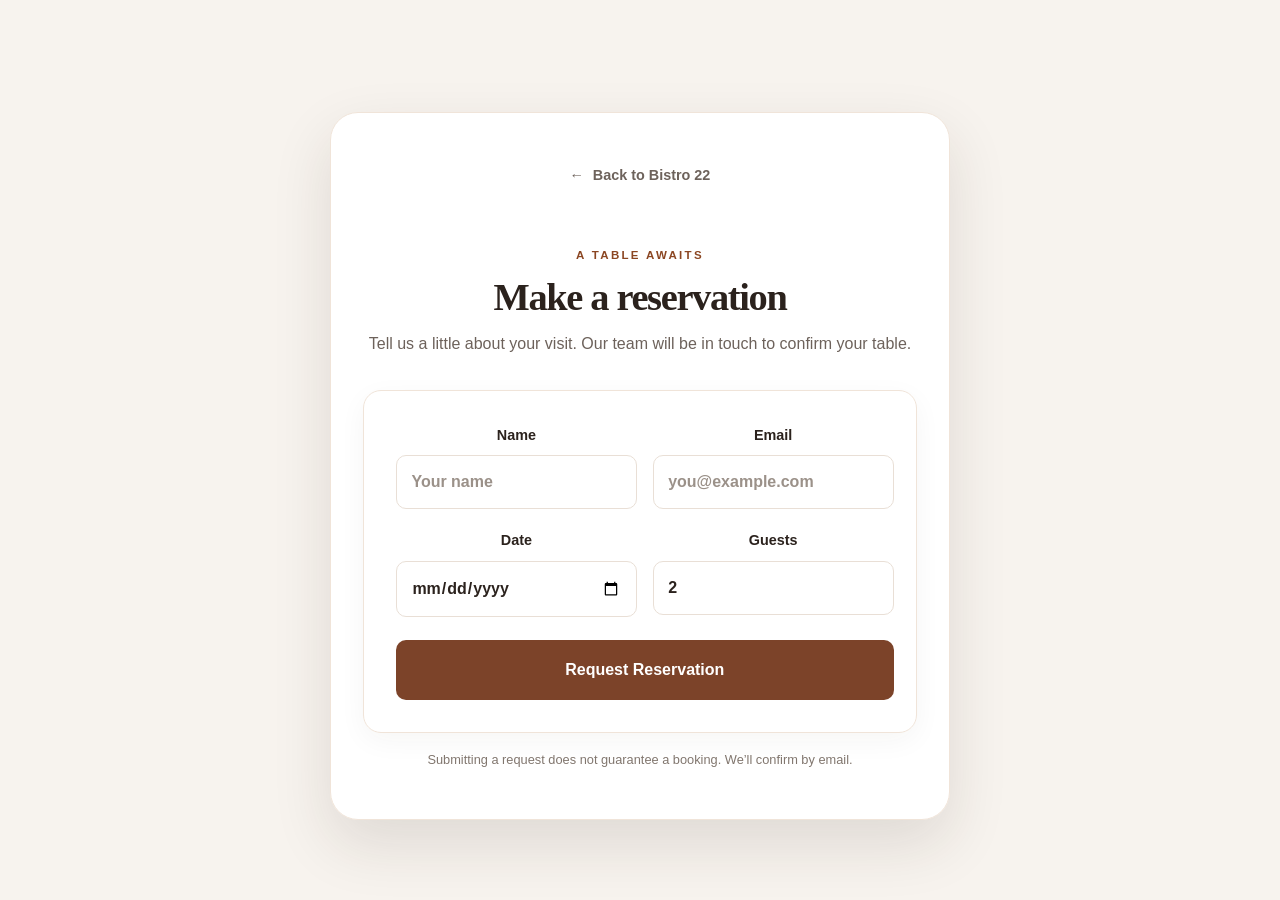
<file: Request Reservation.html>
<!DOCTYPE html>
<html lang="en">
  <head>
    <meta charset="UTF-8" />
    <meta name="viewport" content="width=device-width, initial-scale=1.0" />
    <meta name="theme-color" content="#f7f3ee" />
    <meta name="description" content="Request a table at Bistro 22. Share your details and our team will confirm your reservation shortly." />
    <title>Request a Reservation | Bistro 22</title>
    <link rel="stylesheet" href="style.css" />
  </head>
  <body class="thank-you-body reservation-body">
    <main class="thank-you-page reservation-page">
      <div class="thank-you-card reservation-card">
        <a class="reservation-back" href="index.html" aria-label="Back to Bistro 22 home">← <span>Back to Bistro 22</span></a>
        <header class="reservation-heading">
          <p class="eyebrow">A table awaits</p>
          <h1>Make a reservation</h1>
          <p>Tell us a little about your visit. Our team will be in touch to confirm your table.</p>
        </header>
        <form class="reserve-form" action="thankyou.html" method="get">
          <label for="reservation-name">
            <span>Name</span>
            <input id="reservation-name" name="name" type="text" placeholder="Your name" required />
          </label>
          <label for="reservation-email">
            <span>Email</span>
            <input id="reservation-email" name="email" type="email" placeholder="you@example.com" required />
          </label>
          <label class="reservation-date-field" for="reservation-date">
            <span>Date</span>
            <input id="reservation-date" name="date" type="date" required />
          </label>
          <label class="reservation-guests-field" for="reservation-guests">
            <span>Guests</span>
            <input id="reservation-guests" name="guests" type="number" min="1" max="10" value="2" required />
          </label>
          <button type="submit">Request Reservation</button>
        </form>
        <p class="reservation-note">Submitting a request does not guarantee a booking. We’ll confirm by email.</p>
      </div>
    </main>
  </body>
</html>
</file>
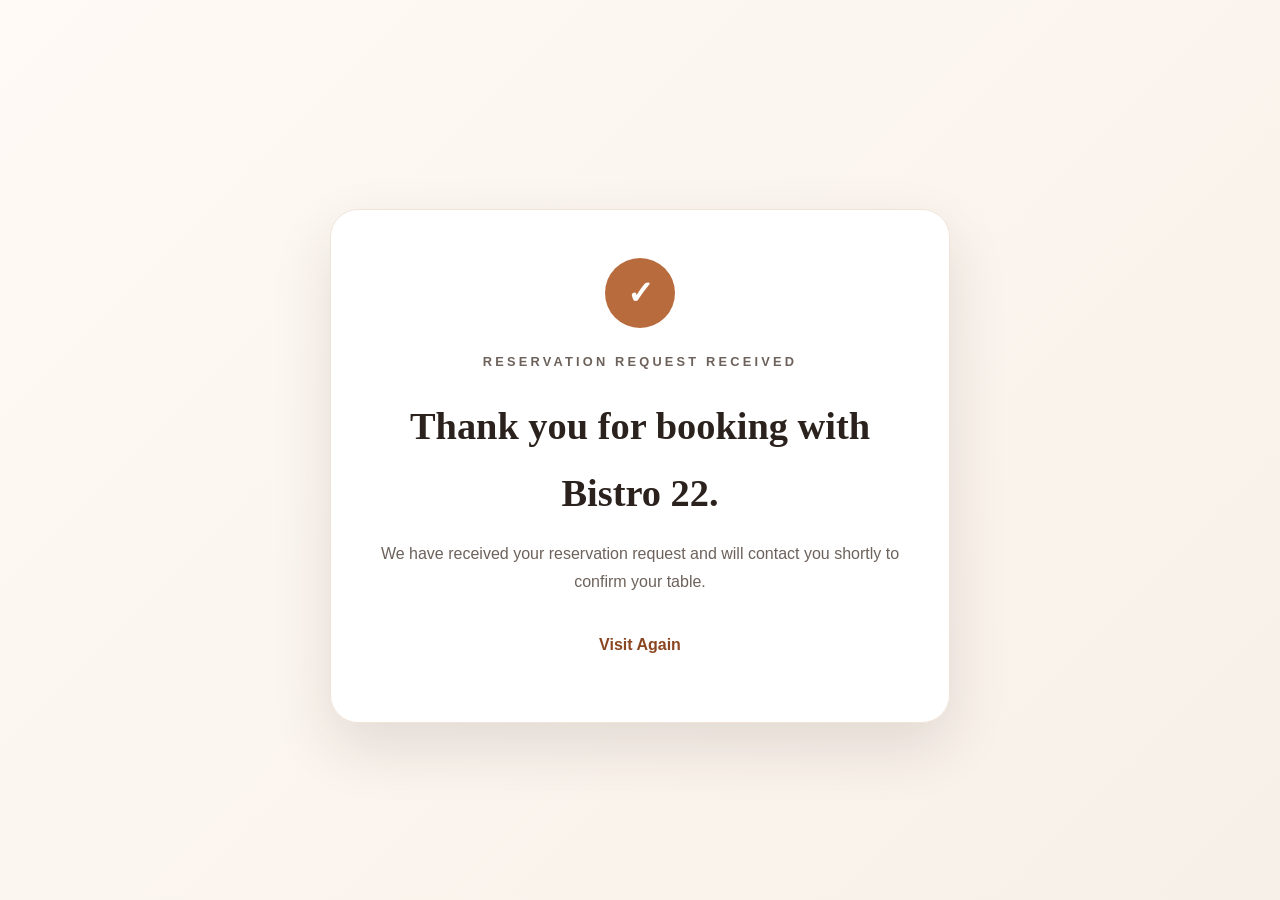
<file: thankyou.html>
<!DOCTYPE html>
<html lang="en">
  <head>
    <meta charset="UTF-8" />
    <meta name="viewport" content="width=device-width, initial-scale=1.0" />
    <title>Thank You | Bistro 22</title>
    <link rel="stylesheet" href="style.css" />
  </head>
  <body class="thank-you-body">
    <main class="thank-you-page">
      <div class="thank-you-card">
        <div class="thank-you-icon">✓</div>
        <p class="eyebrow">Reservation Request Received</p>
        <h1 id="thank-you-title">Thank you for booking with Bistro 22.</h1>
        <p id="thank-you-message">
          We have received your reservation request and will contact you shortly to confirm your table.
        </p>
        <a class="btn btn-primary" href="index.html">Visit Again</a>
      </div>
    </main>
    <script>
      const params = new URLSearchParams(window.location.search);
      const name = params.get("name")?.trim();
      const title = document.getElementById("thank-you-title");
      const message = document.getElementById("thank-you-message");

      if (name) {
        title.textContent = `Thank you, ${name}!`;
        message.textContent = "We have received your reservation request and will contact you shortly to confirm your table.";
      }
    </script>
  </body>
</html>
</file>
<file: style.css>
:root {
  --bg: #fffaf5;
  --surface: #ffffff;
  --text: #2b221d;
  --muted: #6d625b;
  --accent: #b86b3d;
  --accent-dark: #8b4622;
  --border: #f0e4d9;
}

* {
  box-sizing: border-box;
  margin: 0;
  padding: 0;
}

html {
  scroll-behavior: smooth;
}

body {
  min-height: 100vh;
  font-family: 'Inter', sans-serif;
  color: var(--text);
  background: radial-gradient(circle at top, rgba(255, 250, 245, 0.92), transparent 40%),
    linear-gradient(135deg, #fffaf5 0%, #f7f0e8 100%);
  line-height: 1.75;
  -webkit-font-smoothing: antialiased;
}

img {
  display: block;
  width: 100%;
}

a {
  color: inherit;
  text-decoration: none;
}

.hero-section {
  position: relative;
  padding: 7rem 5vw 4rem;
  background: linear-gradient(135deg, rgba(184, 107, 61, 0.96), rgba(62, 39, 25, 0.96));
  color: #fff;
  overflow: hidden;
}

.hero-section::before {
  content: '';
  position: absolute;
  inset: 0;
  background: radial-gradient(circle at top right, rgba(255, 255, 255, 0.14), transparent 30%);
  pointer-events: none;
}

.navbar {
  position: fixed;
  top: 1rem;
  left: 50%;
  transform: translateX(-50%);
  z-index: 99;
  display: flex;
  align-items: center;
  justify-content: space-between;
  width: min(100%, 1200px);
  margin: 0;
  padding: 1rem 1.5rem;
  border: 1px solid rgba(255, 255, 255, 0.18);
  border-radius: 999px;
  background: rgba(255, 255, 255, 0.14);
  backdrop-filter: blur(14px);
  box-shadow: 0 24px 70px rgba(0, 0, 0, 0.12);
  color: rgba(43, 34, 29, 0.92);
}

.brand {
  font-family: 'Playfair Display', serif;
  font-size: 1.45rem;
  font-weight: 700;
}

.nav-links {
  display: flex;
  gap: 1.6rem;
}

.nav-links a {
  color: rgba(43, 34, 29, 0.92);
  font-weight: 500;
  letter-spacing: 0.02em;
  transition: opacity 0.2s ease, color 0.2s ease;
}

.nav-links a:hover,
.nav-cta:hover {
  opacity: 0.92;
}

.nav-cta {
  padding: 0.85rem 1.3rem;
  border-radius: 999px;
  background: #fff;
  color: var(--accent-dark);
  font-weight: 700;
  box-shadow: 0 18px 40px rgba(0, 0, 0, 0.12);
}

.hero-content {
  display: grid;
  grid-template-columns: 1.05fr 0.95fr;
  gap: 2rem;
  max-width: 1200px;
  margin: 0 auto;
  align-items: center;
  position: relative;
  z-index: 1;
}

main {
  padding-top: 2rem;
}

section {
  scroll-margin-top: 120px;
}

.hero-copy {
  animation: fadeUp 0.8s ease both;
}

.eyebrow {
  display: inline-block;
  margin-bottom: 0.8rem;
  letter-spacing: 0.25em;
  text-transform: uppercase;
  font-size: 0.8rem;
  font-weight: 700;
  color: #f7d7be;
}

.hero-copy h1 {
  font-family: 'Playfair Display', serif;
  font-size: clamp(2.8rem, 4vw, 5rem);
  line-height: 1.04;
  margin-bottom: 1rem;
}

.hero-text {
  max-width: 570px;
  font-size: 1.05rem;
  color: rgba(255, 255, 255, 0.92);
  margin-bottom: 1.5rem;
}

.hero-actions {
  display: flex;
  gap: 1rem;
  margin-bottom: 1.8rem;
}

.hero-actions a {
  min-width: 150px;
  text-align: center;
}

.btn {
  display: inline-block;
  padding: 0.95rem 1.4rem;
  border-radius: 999px;
  font-weight: 600;
  transition: transform 0.2s ease, box-shadow 0.2s ease;
}

.btn:hover {
  transform: translateY(-2px);
  box-shadow: 0 14px 32px rgba(0, 0, 0, 0.16);
}

.btn-primary {
  background: #fff;
  color: var(--accent-dark);
}

.btn-secondary {
  border: 1px solid rgba(255, 255, 255, 0.6);
  color: #fff;
}

.highlights {
  display: flex;
  gap: 1rem;
  flex-wrap: wrap;
}

.highlights div {
  padding: 0.9rem 1rem;
  border-radius: 14px;
  background: rgba(255, 255, 255, 0.14);
  min-width: 160px;
}

.highlights strong {
  display: block;
  font-size: 1rem;
}

.highlights span {
  color: rgba(255, 255, 255, 0.8);
  font-size: 0.9rem;
}

.hero-card {
  position: relative;
  border-radius: 28px;
  overflow: hidden;
  box-shadow: 0 30px 85px rgba(0, 0, 0, 0.24);
  animation: float 5s ease-in-out infinite;
}

.hero-card img {
  min-height: 420px;
  object-fit: cover;
}

.hero-card-overlay {
  position: absolute;
  inset: auto 0 0 0;
  padding: 1.6rem 1.5rem 1.75rem;
  background: linear-gradient(transparent, rgba(0, 0, 0, 0.72));
}

.hero-card-overlay p {
  font-size: 0.85rem;
  letter-spacing: 0.24em;
  text-transform: uppercase;
  color: #fce8d7;
}

.hero-card-overlay h3 {
  font-size: 1.45rem;
  margin-top: 0.35rem;
}

.about-section,
.menu-section,
.reserve-section {
  max-width: 1200px;
  margin: 0 auto;
  padding: 5rem 5vw 0;
}

.section-heading {
  text-align: center;
  max-width: 720px;
  margin: 0 auto 2.2rem;
}

.section-heading p {
  margin-bottom: 0.85rem;
  letter-spacing: 0.2em;
  text-transform: uppercase;
  color: var(--accent);
  font-weight: 700;
  font-size: 0.85rem;
}

.section-heading::after {
  content: '';
  display: block;
  width: 62px;
  height: 3px;
  margin: 1.4rem auto 0;
  background: var(--accent);
  border-radius: 999px;
}

.section-heading h2,
.reserve-copy h2 {
  font-family: 'Playfair Display', serif;
  font-size: clamp(1.8rem, 3vw, 2.6rem);
  margin-bottom: 0.8rem;
}

.about-grid {
  display: grid;
  grid-template-columns: repeat(3, minmax(0, 1fr));
  gap: 1.3rem;
}

.about-card,
.menu-card,
.reserve-form {
  background: rgba(255, 255, 255, 0.96);
  border: 1px solid var(--border);
  border-radius: 24px;
  box-shadow: 0 20px 45px rgba(53, 36, 24, 0.08);
}

.about-card {
  padding: 1.8rem;
  min-height: 190px;
}

.about-card h3 {
  margin-bottom: 0.75rem;
  font-size: 1.15rem;
}

.about-card p,
.menu-card-body p,
.reserve-copy p {
  color: var(--muted);
}

.menu-grid {
  display: grid;
  grid-template-columns: repeat(auto-fit, minmax(280px, 1fr));
  gap: 1.6rem;
}

.menu-card {
  border-radius: 26px;
  overflow: hidden;
  transition: transform 0.28s ease, box-shadow 0.28s ease;
}

.menu-card:hover {
  transform: translateY(-8px);
  box-shadow: 0 24px 45px rgba(53, 36, 24, 0.14);
}

.menu-card img {
  height: 270px;
  object-fit: cover;
}

.menu-card-body {
  padding: 1.8rem;
}

.menu-card h3 {
  margin-bottom: 0.45rem;
  font-size: 1.2rem;
  color: var(--text);
}

.menu-card span {
  display: inline-block;
  margin-top: 0.85rem;
  font-weight: 700;
  color: var(--accent);
}

.reserve-section {
  display: grid;
  grid-template-columns: 0.95fr 1.05fr;
  gap: 3rem;
  align-items: start;
  padding-bottom: 5rem;
}

.reserve-copy {
  padding: 2rem;
}

.reserve-copy p:last-child {
  color: var(--muted);
  max-width: 540px;
}

.reserve-form {
  padding: 2rem;
  display: grid;
  gap: 1.15rem;
  max-width: 520px;
}

.reserve-form label {
  display: flex;
  flex-direction: column;
  gap: 0.35rem;
  margin-bottom: 0;
  font-weight: 600;
  color: var(--text);
}

.reserve-form input {
  padding: 0.95rem 1rem;
  border: 1px solid var(--border);
  border-radius: 14px;
  font: inherit;
  background: #fff;
  transition: border-color 0.2s ease, box-shadow 0.2s ease;
}

.reserve-form input:focus {
  outline: none;
  border-color: var(--accent-dark);
  box-shadow: 0 0 0 4px rgba(184, 107, 61, 0.12);
}

.reserve-form button {
  width: 100%;
  border: none;
  border-radius: 999px;
  padding: 1rem 1.15rem;
  background: var(--accent);
  color: #fff;
  font: inherit;
  font-weight: 700;
  cursor: pointer;
  transition: background 0.2s ease, transform 0.2s ease, box-shadow 0.2s ease;
  box-shadow: 0 16px 30px rgba(184, 107, 61, 0.22);
}

.reserve-form button:hover {
  background: var(--accent-dark);
  transform: translateY(-1px);
}

.footer {
  text-align: center;
  padding: 2.5rem 1rem;
  color: var(--muted);
  background: rgba(255, 255, 255, 0.9);
}

body.thank-you-body {
  display: flex;
  align-items: center;
  justify-content: center;
  min-height: 100vh;
  padding: 2rem;
  background: linear-gradient(135deg, #fffaf5 0%, #f7f0e8 100%);
}

/* Reservation request page */
body.reservation-body {
  align-items: flex-start;
  padding: clamp(1rem, 4vw, 3.5rem) 1.25rem;
  background: #f7f3ee;
}

.reservation-page {
  width: min(100%, 760px);
  margin: auto;
}

.reservation-card {
  padding: clamp(1.5rem, 5vw, 3.5rem);
  border-radius: 24px;
  text-align: left;
  box-shadow: 0 18px 60px rgba(53, 36, 24, 0.08);
}

.reservation-back {
  display: inline-flex;
  align-items: center;
  gap: 0.55rem;
  margin-bottom: clamp(2rem, 5vw, 3.25rem);
  color: var(--muted);
  font-size: 0.9rem;
  font-weight: 600;
  transition: color 0.2s ease;
}

.reservation-back:hover { color: var(--accent-dark); }

.reservation-heading {
  max-width: 560px;
  margin: 0 auto 2rem;
  text-align: center;
}

.reservation-heading .eyebrow {
  margin-bottom: 0.65rem;
  color: var(--accent-dark);
  font-size: 0.72rem;
  letter-spacing: 0.2em;
}

.reservation-heading h1 {
  margin-bottom: 0.75rem;
  font-family: 'Playfair Display', Georgia, serif;
  font-size: clamp(2.15rem, 5vw, 3.3rem);
  line-height: 1.12;
  letter-spacing: -0.035em;
}

.thank-you-card .reservation-heading > p:last-child {
  margin: 0;
  color: var(--muted);
  font-size: 1rem;
  line-height: 1.65;
}

.reserve-form {
  max-width: 560px;
  margin: 0 auto;
  padding: clamp(1.2rem, 4vw, 2rem);
  display: grid;
  grid-template-columns: 1fr 1fr;
  gap: 1.2rem 1rem;
  border-radius: 18px;
  box-shadow: 0 8px 28px rgba(53, 36, 24, 0.045);
}

.reserve-form label {
  gap: 0.45rem;
  margin: 0;
  font-size: 0.9rem;
  font-weight: 600;
}

.reserve-form input {
  min-width: 0;
  min-height: 52px;
  padding: 0.75rem 0.9rem;
  border-color: #e9dfd6;
  border-radius: 10px;
  color: var(--text);
  font-size: 1rem;
}

.reserve-form input::placeholder { color: #9b9189; }
.reserve-form input:focus-visible { border-color: var(--accent); }
.reserve-form .reservation-date-field,
.reserve-form .reservation-guests-field,
.reserve-form button { grid-column: span 1; }

.reserve-form button {
  grid-column: 1 / -1;
  min-height: 54px;
  margin-top: 0.25rem;
  border-radius: 10px;
  background: #7c4329;
  box-shadow: none;
}

.reserve-form button:hover { background: #63331f; }

.reservation-note {
  max-width: 560px;
  margin: 1rem auto 0 !important;
  color: #81766e !important;
  font-size: 0.8rem;
  text-align: center;
}

@media (max-width: 520px) {
  .reservation-card { padding: 1.25rem; }
  .reservation-back { margin-bottom: 1.8rem; }
  .reserve-form { grid-template-columns: 1fr; }
  .reserve-form .reservation-date-field,
  .reserve-form .reservation-guests-field,
  .reserve-form button { grid-column: 1; }
}

.thank-you-page {
  width: min(100%, 620px);
}

.thank-you-card {
  background: rgba(255, 255, 255, 0.98);
  border: 1px solid var(--border);
  border-radius: 28px;
  box-shadow: 0 24px 60px rgba(53, 36, 24, 0.12);
  padding: 3rem 2rem;
  text-align: center;
}

.thank-you-icon {
  width: 70px;
  height: 70px;
  margin: 0 auto 1.2rem;
  border-radius: 50%;
  background: var(--accent);
  color: #fff;
  display: grid;
  place-items: center;
  font-size: 2rem;
  font-weight: 700;
}

.thank-you-card h1 {
  font-family: 'Playfair Display', serif;
  font-size: clamp(1.9rem, 3vw, 2.6rem);
  margin-bottom: 0.8rem;
}

.thank-you-card p {
  color: var(--muted);
  margin-bottom: 1.2rem;
}

@keyframes fadeUp {
  from {
    opacity: 0;
    transform: translateY(18px);
  }
  to {
    opacity: 1;
    transform: translateY(0);
  }
}

@keyframes float {
  0%,
  100% {
    transform: translateY(0);
  }
  50% {
    transform: translateY(-6px);
  }
}

@media (max-width: 900px) {
  .hero-content,
  .reserve-section {
    grid-template-columns: 1fr;
  }

  .about-grid,
  .menu-grid {
    grid-template-columns: 1fr 1fr;
  }
}

@media (max-width: 700px) {
  .navbar {
    border-radius: 20px;
    flex-wrap: wrap;
    gap: 0.8rem;
    justify-content: center;
  }

  .nav-links {
    order: 3;
    width: 100%;
    justify-content: center;
  }

  .hero-section {
    padding-inline: 1rem;
  }

  .hero-actions {
    flex-direction: column;
  }

  .about-grid,
  .menu-grid {
    grid-template-columns: 1fr;
  }
}

@media (max-width: 480px) {
  .hero-copy h1 {
    font-size: 2.1rem;
  }

  .hero-card img {
    height: 320px;
  }

  .about-section,
  .menu-section,
  .reserve-section {
    padding-top: 3.5rem;
  }
}
</file>
